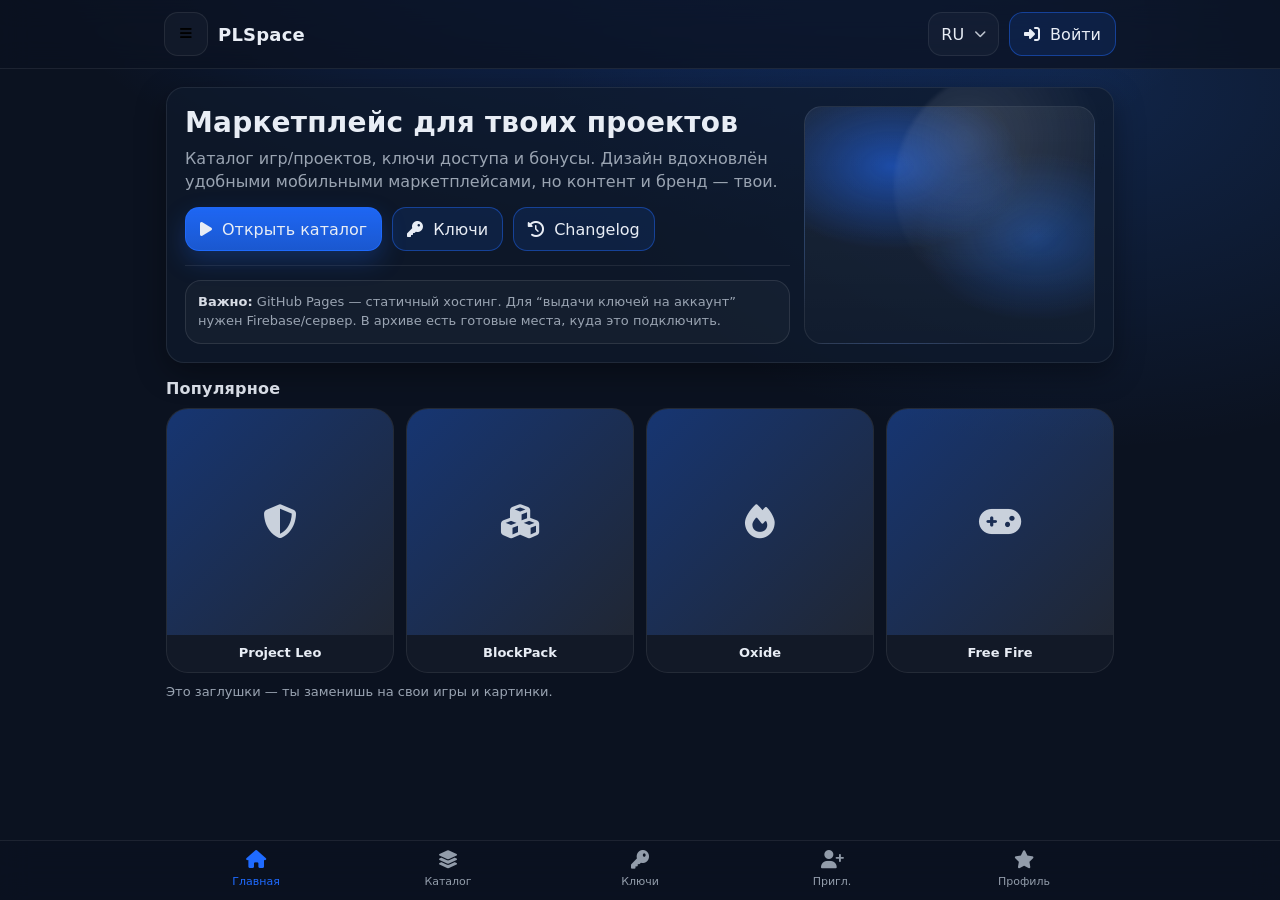
<file: index.html>
<!doctype html>
<html lang="ru">
<head>
  <meta charset="utf-8" />
  <meta name="viewport" content="width=device-width,initial-scale=1" />
  <title>PLSpace — Главная</title>
  <link rel="preconnect" href="https://fonts.googleapis.com">
  <link rel="preconnect" href="https://fonts.gstatic.com" crossorigin>
  <link rel="stylesheet" href="style.css" />
  <link rel="stylesheet" href="https://cdnjs.cloudflare.com/ajax/libs/font-awesome/6.5.0/css/all.min.css" referrerpolicy="no-referrer" />
</head>
<body data-page="home">
  <header class="topbar">
    <div class="topbar-inner">
      <div class="brand">
        <button class="burger" id="burger" aria-label="Menu"><i class="fa-solid fa-bars"></i></button>
        <div class="title">PLSpace</div>
      </div>
      <div class="top-actions">
        <div class="pill lang" title="Language">
          <span>RU</span>
          <i class="fa-solid fa-chevron-down" style="font-size:12px; opacity:.8"></i>
        </div>
        <a class="btn" href="profile.html"><i class="fa-solid fa-right-to-bracket"></i><span>Войти</span></a>
      </div>
    </div>
  </header>

  <main class="container">
    
<div class="card hero">
  <div class="hero-grid">
    <div>
      <h1 class="h-title">Маркетплейс для твоих проектов</h1>
      <p class="h-sub">Каталог игр/проектов, ключи доступа и бонусы. Дизайн вдохновлён удобными мобильными маркетплейсами, но контент и бренд — твои.</p>
      <div style="margin-top:14px; display:flex; gap:10px; flex-wrap:wrap;">
        <a class="btn btn-primary" href="catalog.html"><i class="fa-solid fa-play"></i><span>Открыть каталог</span></a>
        <a class="btn" href="keys.html"><i class="fa-solid fa-key"></i><span>Ключи</span></a>
        <a class="btn" href="changelog.html"><i class="fa-solid fa-clock-rotate-left"></i><span>Changelog</span></a>
      </div>
      <hr class="sep">
      <div class="notice">
        <strong>Важно:</strong> GitHub Pages — статичный хостинг. Для “выдачи ключей на аккаунт” нужен Firebase/сервер.
        В архиве есть готовые места, куда это подключить.
      </div>
    </div>
    <div class="hero-art" aria-hidden="true"></div>
  </div>
</div>

<div class="section">
  <h2>Популярное</h2>
  <div class="grid">
    <a class="tile" href="catalog.html">
      <div class="img"><i class="fa-solid fa-shield-halved"></i></div>
      <div class="label">Project Leo</div>
    </a>
    <a class="tile" href="catalog.html">
      <div class="img"><i class="fa-solid fa-cubes"></i></div>
      <div class="label">BlockPack</div>
    </a>
    <a class="tile" href="catalog.html">
      <div class="img"><i class="fa-solid fa-fire"></i></div>
      <div class="label">Oxide</div>
    </a>
    <a class="tile" href="catalog.html">
      <div class="img"><i class="fa-solid fa-gamepad"></i></div>
      <div class="label">Free Fire</div>
    </a>
  </div>
  <p class="subtle" style="margin-top:10px">Это заглушки — ты заменишь на свои игры и картинки.</p>
</div>

    <div class="footer-pad"></div>
  </main>

  <nav class="bottomnav">
    <div class="bottomnav-inner">
      <a class="nav-item" data-page="home" href="index.html"><i class="fa-solid fa-house"></i><span>Главная</span></a>
      <a class="nav-item" data-page="catalog" href="catalog.html"><i class="fa-solid fa-layer-group"></i><span>Каталог</span></a>
      <a class="nav-item" data-page="keys" href="keys.html"><i class="fa-solid fa-key"></i><span>Ключи</span></a>
      <a class="nav-item" data-page="invite" href="invite.html"><i class="fa-solid fa-user-plus"></i><span>Пригл.</span></a>
      <a class="nav-item" data-page="profile" href="profile.html"><i class="fa-solid fa-star"></i><span>Профиль</span></a>
    </div>
  </nav>

  <script src="app.js"></script>
</body>
</html>
</file>
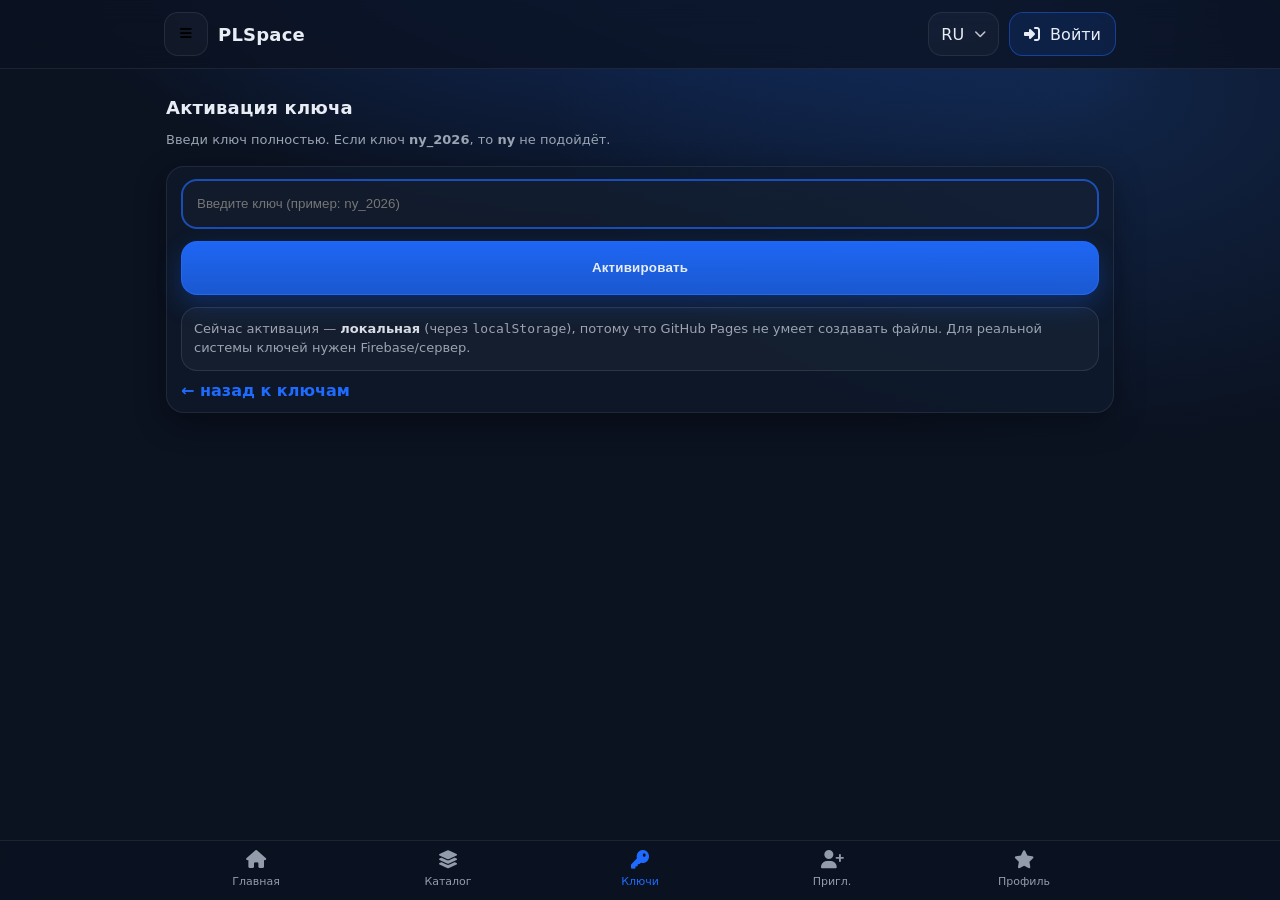
<file: activate.html>
<!doctype html>
<html lang="ru">
<head>
  <meta charset="utf-8" />
  <meta name="viewport" content="width=device-width,initial-scale=1" />
  <title>PLSpace — Активация</title>
  <link rel="preconnect" href="https://fonts.googleapis.com">
  <link rel="preconnect" href="https://fonts.gstatic.com" crossorigin>
  <link rel="stylesheet" href="style.css" />
  <link rel="stylesheet" href="https://cdnjs.cloudflare.com/ajax/libs/font-awesome/6.5.0/css/all.min.css" referrerpolicy="no-referrer" />
</head>
<body data-page="keys">
  <header class="topbar">
    <div class="topbar-inner">
      <div class="brand">
        <button class="burger" id="burger" aria-label="Menu"><i class="fa-solid fa-bars"></i></button>
        <div class="title">PLSpace</div>
      </div>
      <div class="top-actions">
        <div class="pill lang" title="Language">
          <span>RU</span>
          <i class="fa-solid fa-chevron-down" style="font-size:12px; opacity:.8"></i>
        </div>
        <a class="btn" href="profile.html"><i class="fa-solid fa-right-to-bracket"></i><span>Войти</span></a>
      </div>
    </div>
  </header>

  <main class="container">
    
<p class="page-title">Активация ключа</p>
<p class="subtle">Введи ключ полностью. Если ключ <strong>ny_2026</strong>, то <strong>ny</strong> не подойдёт.</p>

<div class="section">
  <div class="card list">
    <input class="input" id="keyInput" placeholder="Введите ключ (пример: ny_2026)" autocomplete="off" />
    <div style="height:12px"></div>
    <button class="btn btn-primary bigbtn" id="activateBtn" style="width:100%">Активировать</button>
    <div style="height:12px"></div>
    <div class="notice">
      Сейчас активация — <strong>локальная</strong> (через <code>localStorage</code>), потому что GitHub Pages не умеет создавать файлы.
      Для реальной системы ключей нужен Firebase/сервер.
    </div>
    <div style="height:10px"></div>
    <a class="small-link" href="keys.html">← назад к ключам</a>
  </div>
</div>

    <div class="footer-pad"></div>
  </main>

  <nav class="bottomnav">
    <div class="bottomnav-inner">
      <a class="nav-item" data-page="home" href="index.html"><i class="fa-solid fa-house"></i><span>Главная</span></a>
      <a class="nav-item" data-page="catalog" href="catalog.html"><i class="fa-solid fa-layer-group"></i><span>Каталог</span></a>
      <a class="nav-item" data-page="keys" href="keys.html"><i class="fa-solid fa-key"></i><span>Ключи</span></a>
      <a class="nav-item" data-page="invite" href="invite.html"><i class="fa-solid fa-user-plus"></i><span>Пригл.</span></a>
      <a class="nav-item" data-page="profile" href="profile.html"><i class="fa-solid fa-star"></i><span>Профиль</span></a>
    </div>
  </nav>

  <script src="app.js"></script>
</body>
</html>
</file>
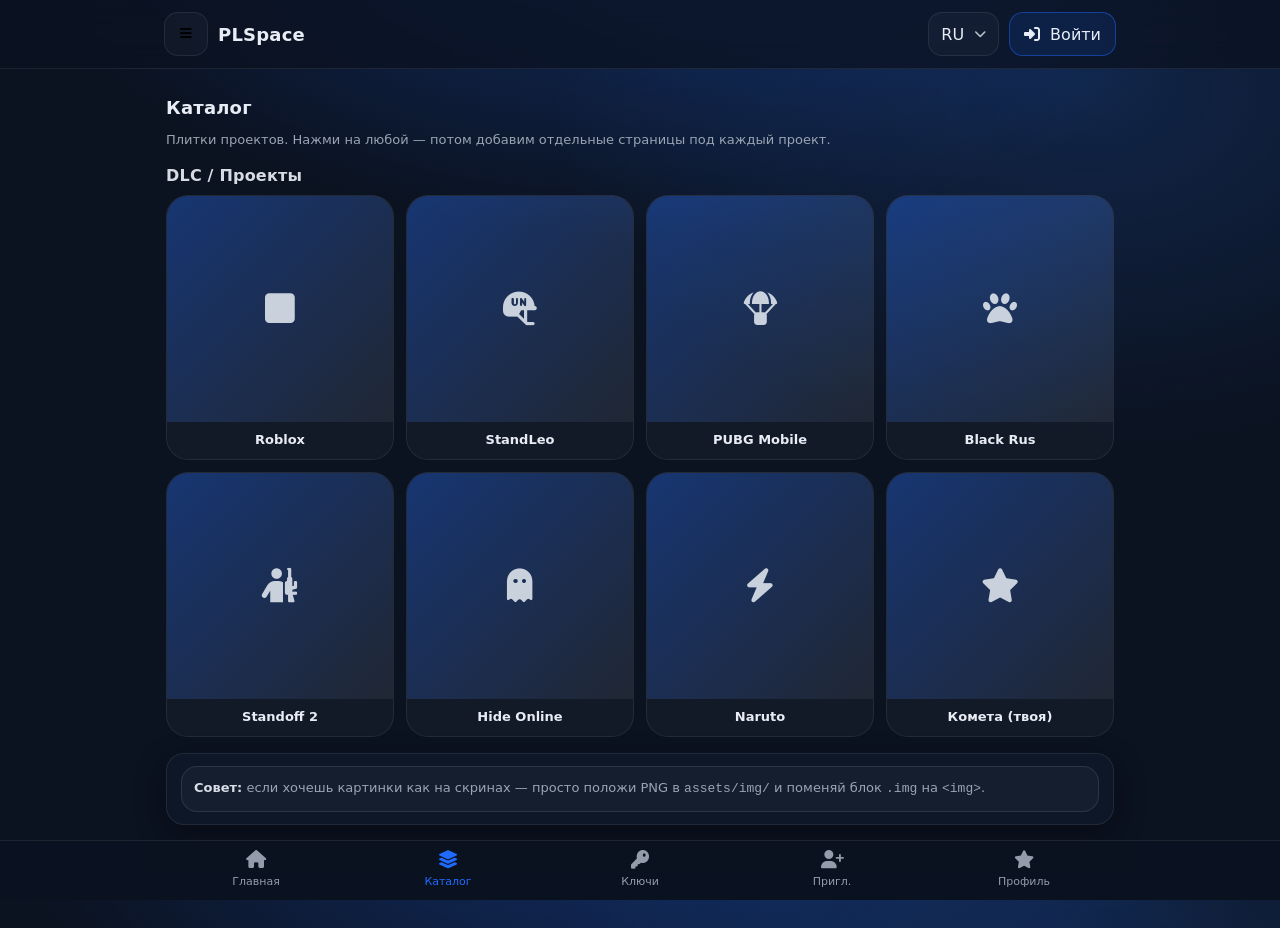
<file: catalog.html>
<!doctype html>
<html lang="ru">
<head>
  <meta charset="utf-8" />
  <meta name="viewport" content="width=device-width,initial-scale=1" />
  <title>PLSpace — Каталог</title>
  <link rel="preconnect" href="https://fonts.googleapis.com">
  <link rel="preconnect" href="https://fonts.gstatic.com" crossorigin>
  <link rel="stylesheet" href="style.css" />
  <link rel="stylesheet" href="https://cdnjs.cloudflare.com/ajax/libs/font-awesome/6.5.0/css/all.min.css" referrerpolicy="no-referrer" />
</head>
<body data-page="catalog">
  <header class="topbar">
    <div class="topbar-inner">
      <div class="brand">
        <button class="burger" id="burger" aria-label="Menu"><i class="fa-solid fa-bars"></i></button>
        <div class="title">PLSpace</div>
      </div>
      <div class="top-actions">
        <div class="pill lang" title="Language">
          <span>RU</span>
          <i class="fa-solid fa-chevron-down" style="font-size:12px; opacity:.8"></i>
        </div>
        <a class="btn" href="profile.html"><i class="fa-solid fa-right-to-bracket"></i><span>Войти</span></a>
      </div>
    </div>
  </header>

  <main class="container">
    
<p class="page-title">Каталог</p>
<p class="subtle">Плитки проектов. Нажми на любой — потом добавим отдельные страницы под каждый проект.</p>

<div class="section">
  <h2>DLC / Проекты</h2>
  <div class="grid">
    <div class="tile">
      <div class="img"><i class="fa-solid fa-square"></i></div>
      <div class="label">Roblox</div>
    </div>
    <div class="tile">
      <div class="img"><i class="fa-solid fa-helmet-un"></i></div>
      <div class="label">StandLeo</div>
    </div>
    <div class="tile">
      <div class="img"><i class="fa-solid fa-parachute-box"></i></div>
      <div class="label">PUBG Mobile</div>
    </div>
    <div class="tile">
      <div class="img"><i class="fa-solid fa-paw"></i></div>
      <div class="label">Black Rus</div>
    </div>

    <div class="tile">
      <div class="img"><i class="fa-solid fa-person-rifle"></i></div>
      <div class="label">Standoff 2</div>
    </div>
    <div class="tile">
      <div class="img"><i class="fa-solid fa-ghost"></i></div>
      <div class="label">Hide Online</div>
    </div>
    <div class="tile">
      <div class="img"><i class="fa-solid fa-bolt"></i></div>
      <div class="label">Naruto</div>
    </div>
    <div class="tile">
      <div class="img"><i class="fa-solid fa-star"></i></div>
      <div class="label">Комета (твоя)</div>
    </div>
  </div>
</div>

<div class="section">
  <div class="card list">
    <div class="notice">
      <strong>Совет:</strong> если хочешь картинки как на скринах — просто положи PNG в <code>assets/img/</code> и поменяй блок <code>.img</code> на <code>&lt;img&gt;</code>.
    </div>
  </div>
</div>

    <div class="footer-pad"></div>
  </main>

  <nav class="bottomnav">
    <div class="bottomnav-inner">
      <a class="nav-item" data-page="home" href="index.html"><i class="fa-solid fa-house"></i><span>Главная</span></a>
      <a class="nav-item" data-page="catalog" href="catalog.html"><i class="fa-solid fa-layer-group"></i><span>Каталог</span></a>
      <a class="nav-item" data-page="keys" href="keys.html"><i class="fa-solid fa-key"></i><span>Ключи</span></a>
      <a class="nav-item" data-page="invite" href="invite.html"><i class="fa-solid fa-user-plus"></i><span>Пригл.</span></a>
      <a class="nav-item" data-page="profile" href="profile.html"><i class="fa-solid fa-star"></i><span>Профиль</span></a>
    </div>
  </nav>

  <script src="app.js"></script>
</body>
</html>
</file>
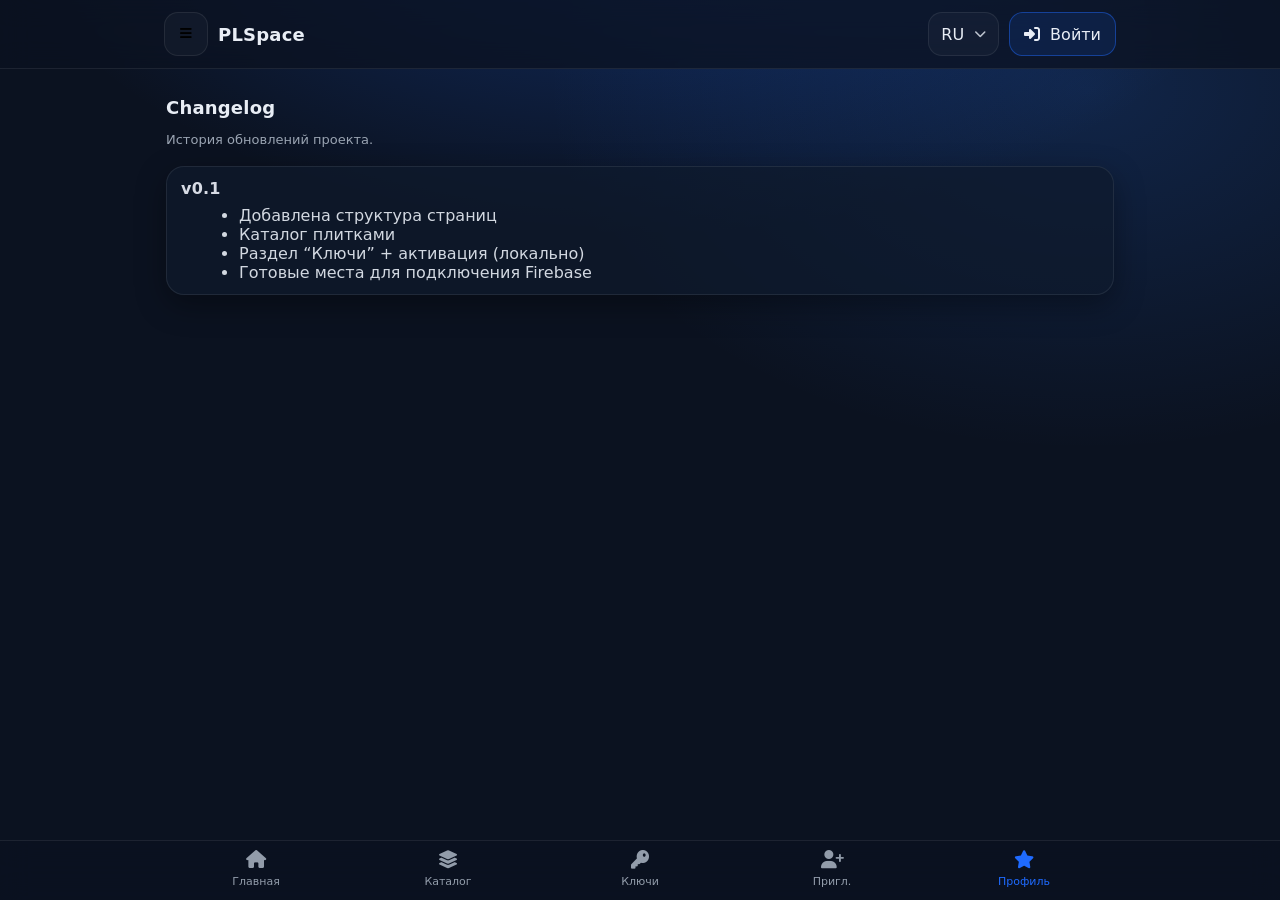
<file: changelog.html>
<!doctype html>
<html lang="ru">
<head>
  <meta charset="utf-8" />
  <meta name="viewport" content="width=device-width,initial-scale=1" />
  <title>PLSpace — Changelog</title>
  <link rel="preconnect" href="https://fonts.googleapis.com">
  <link rel="preconnect" href="https://fonts.gstatic.com" crossorigin>
  <link rel="stylesheet" href="style.css" />
  <link rel="stylesheet" href="https://cdnjs.cloudflare.com/ajax/libs/font-awesome/6.5.0/css/all.min.css" referrerpolicy="no-referrer" />
</head>
<body data-page="profile">
  <header class="topbar">
    <div class="topbar-inner">
      <div class="brand">
        <button class="burger" id="burger" aria-label="Menu"><i class="fa-solid fa-bars"></i></button>
        <div class="title">PLSpace</div>
      </div>
      <div class="top-actions">
        <div class="pill lang" title="Language">
          <span>RU</span>
          <i class="fa-solid fa-chevron-down" style="font-size:12px; opacity:.8"></i>
        </div>
        <a class="btn" href="profile.html"><i class="fa-solid fa-right-to-bracket"></i><span>Войти</span></a>
      </div>
    </div>
  </header>

  <main class="container">
    
<p class="page-title">Changelog</p>
<p class="subtle">История обновлений проекта.</p>

<div class="section">
  <div class="card list">
    <h2 style="margin:0 0 8px">v0.1</h2>
    <ul>
      <li>Добавлена структура страниц</li>
      <li>Каталог плитками</li>
      <li>Раздел “Ключи” + активация (локально)</li>
      <li>Готовые места для подключения Firebase</li>
    </ul>
  </div>
</div>

    <div class="footer-pad"></div>
  </main>

  <nav class="bottomnav">
    <div class="bottomnav-inner">
      <a class="nav-item" data-page="home" href="index.html"><i class="fa-solid fa-house"></i><span>Главная</span></a>
      <a class="nav-item" data-page="catalog" href="catalog.html"><i class="fa-solid fa-layer-group"></i><span>Каталог</span></a>
      <a class="nav-item" data-page="keys" href="keys.html"><i class="fa-solid fa-key"></i><span>Ключи</span></a>
      <a class="nav-item" data-page="invite" href="invite.html"><i class="fa-solid fa-user-plus"></i><span>Пригл.</span></a>
      <a class="nav-item" data-page="profile" href="profile.html"><i class="fa-solid fa-star"></i><span>Профиль</span></a>
    </div>
  </nav>

  <script src="app.js"></script>
</body>
</html>
</file>
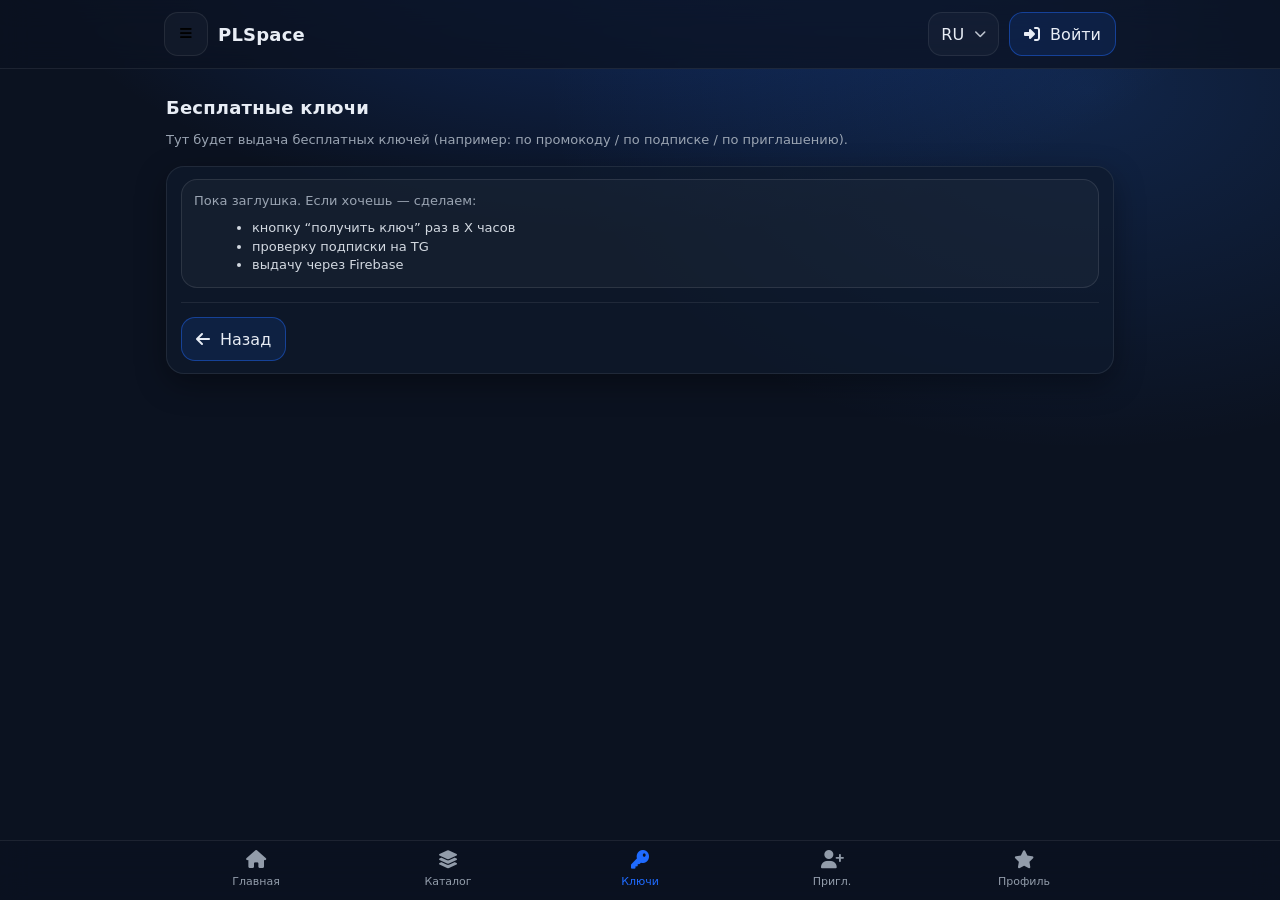
<file: free-keys.html>
<!doctype html>
<html lang="ru">
<head>
  <meta charset="utf-8" />
  <meta name="viewport" content="width=device-width,initial-scale=1" />
  <title>PLSpace — Бесплатные ключи</title>
  <link rel="preconnect" href="https://fonts.googleapis.com">
  <link rel="preconnect" href="https://fonts.gstatic.com" crossorigin>
  <link rel="stylesheet" href="style.css" />
  <link rel="stylesheet" href="https://cdnjs.cloudflare.com/ajax/libs/font-awesome/6.5.0/css/all.min.css" referrerpolicy="no-referrer" />
</head>
<body data-page="keys">
  <header class="topbar">
    <div class="topbar-inner">
      <div class="brand">
        <button class="burger" id="burger" aria-label="Menu"><i class="fa-solid fa-bars"></i></button>
        <div class="title">PLSpace</div>
      </div>
      <div class="top-actions">
        <div class="pill lang" title="Language">
          <span>RU</span>
          <i class="fa-solid fa-chevron-down" style="font-size:12px; opacity:.8"></i>
        </div>
        <a class="btn" href="profile.html"><i class="fa-solid fa-right-to-bracket"></i><span>Войти</span></a>
      </div>
    </div>
  </header>

  <main class="container">
    
<p class="page-title">Бесплатные ключи</p>
<p class="subtle">Тут будет выдача бесплатных ключей (например: по промокоду / по подписке / по приглашению).</p>

<div class="section">
  <div class="card list">
    <div class="notice">
      Пока заглушка. Если хочешь — сделаем:
      <ul>
        <li>кнопку “получить ключ” раз в X часов</li>
        <li>проверку подписки на TG</li>
        <li>выдачу через Firebase</li>
      </ul>
    </div>
    <hr class="sep">
    <a class="btn" href="keys.html"><i class="fa-solid fa-arrow-left"></i><span>Назад</span></a>
  </div>
</div>

    <div class="footer-pad"></div>
  </main>

  <nav class="bottomnav">
    <div class="bottomnav-inner">
      <a class="nav-item" data-page="home" href="index.html"><i class="fa-solid fa-house"></i><span>Главная</span></a>
      <a class="nav-item" data-page="catalog" href="catalog.html"><i class="fa-solid fa-layer-group"></i><span>Каталог</span></a>
      <a class="nav-item" data-page="keys" href="keys.html"><i class="fa-solid fa-key"></i><span>Ключи</span></a>
      <a class="nav-item" data-page="invite" href="invite.html"><i class="fa-solid fa-user-plus"></i><span>Пригл.</span></a>
      <a class="nav-item" data-page="profile" href="profile.html"><i class="fa-solid fa-star"></i><span>Профиль</span></a>
    </div>
  </nav>

  <script src="app.js"></script>
</body>
</html>
</file>
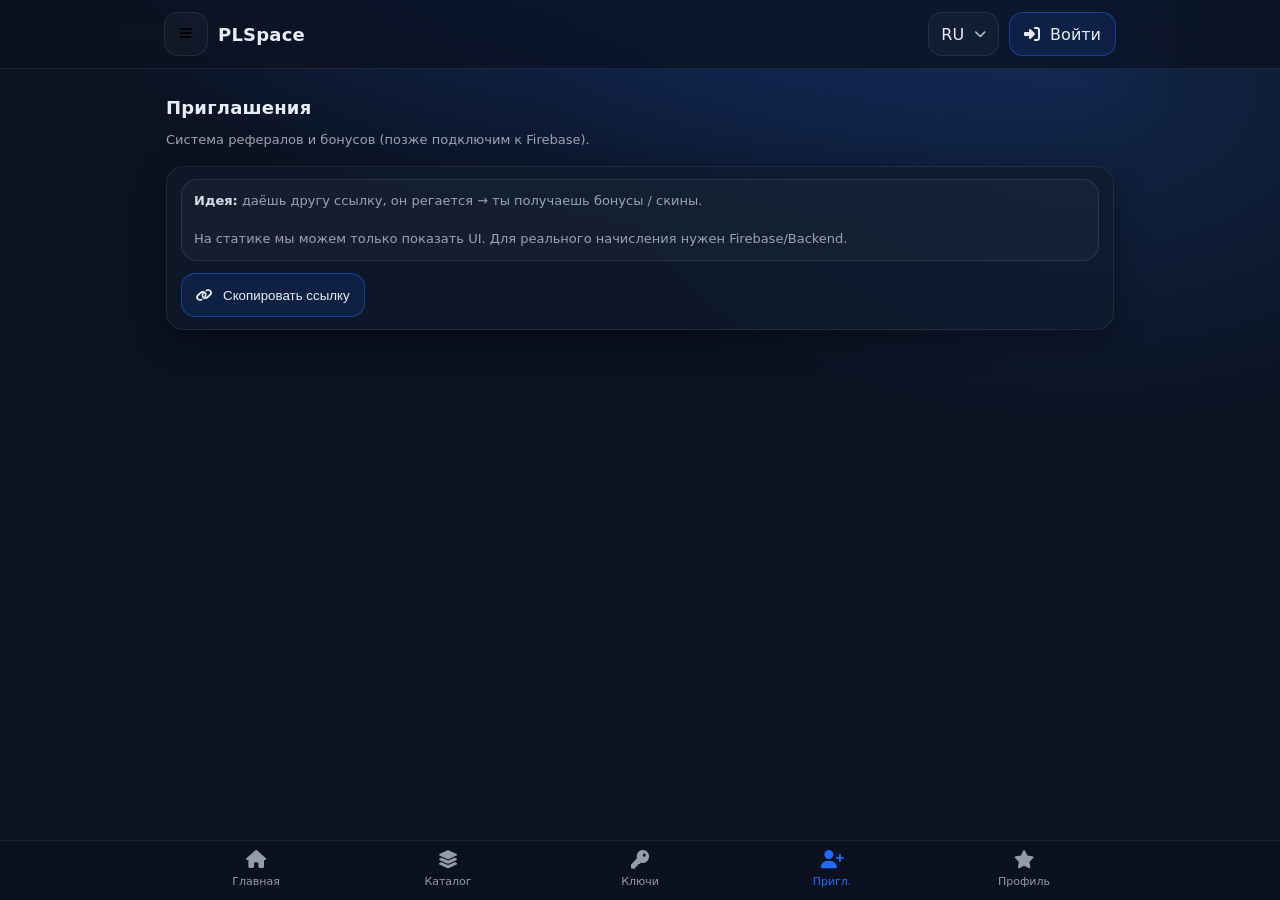
<file: invite.html>
<!doctype html>
<html lang="ru">
<head>
  <meta charset="utf-8" />
  <meta name="viewport" content="width=device-width,initial-scale=1" />
  <title>PLSpace — Приглашения</title>
  <link rel="preconnect" href="https://fonts.googleapis.com">
  <link rel="preconnect" href="https://fonts.gstatic.com" crossorigin>
  <link rel="stylesheet" href="style.css" />
  <link rel="stylesheet" href="https://cdnjs.cloudflare.com/ajax/libs/font-awesome/6.5.0/css/all.min.css" referrerpolicy="no-referrer" />
</head>
<body data-page="invite">
  <header class="topbar">
    <div class="topbar-inner">
      <div class="brand">
        <button class="burger" id="burger" aria-label="Menu"><i class="fa-solid fa-bars"></i></button>
        <div class="title">PLSpace</div>
      </div>
      <div class="top-actions">
        <div class="pill lang" title="Language">
          <span>RU</span>
          <i class="fa-solid fa-chevron-down" style="font-size:12px; opacity:.8"></i>
        </div>
        <a class="btn" href="profile.html"><i class="fa-solid fa-right-to-bracket"></i><span>Войти</span></a>
      </div>
    </div>
  </header>

  <main class="container">
    
<p class="page-title">Приглашения</p>
<p class="subtle">Система рефералов и бонусов (позже подключим к Firebase).</p>

<div class="section">
  <div class="card list">
    <div class="notice">
      <strong>Идея:</strong> даёшь другу ссылку, он регается → ты получаешь бонусы / скины.
      <br><br>
      На статике мы можем только показать UI. Для реального начисления нужен Firebase/Backend.
    </div>
    <div style="height:12px"></div>
    <button class="btn" onclick="navigator.clipboard?.writeText(location.origin + '/?ref=YOUR_ID'); toast('Ссылка скопирована (пример).');">
      <i class="fa-solid fa-link"></i><span>Скопировать ссылку</span>
    </button>
  </div>
</div>

    <div class="footer-pad"></div>
  </main>

  <nav class="bottomnav">
    <div class="bottomnav-inner">
      <a class="nav-item" data-page="home" href="index.html"><i class="fa-solid fa-house"></i><span>Главная</span></a>
      <a class="nav-item" data-page="catalog" href="catalog.html"><i class="fa-solid fa-layer-group"></i><span>Каталог</span></a>
      <a class="nav-item" data-page="keys" href="keys.html"><i class="fa-solid fa-key"></i><span>Ключи</span></a>
      <a class="nav-item" data-page="invite" href="invite.html"><i class="fa-solid fa-user-plus"></i><span>Пригл.</span></a>
      <a class="nav-item" data-page="profile" href="profile.html"><i class="fa-solid fa-star"></i><span>Профиль</span></a>
    </div>
  </nav>

  <script src="app.js"></script>
</body>
</html>
</file>
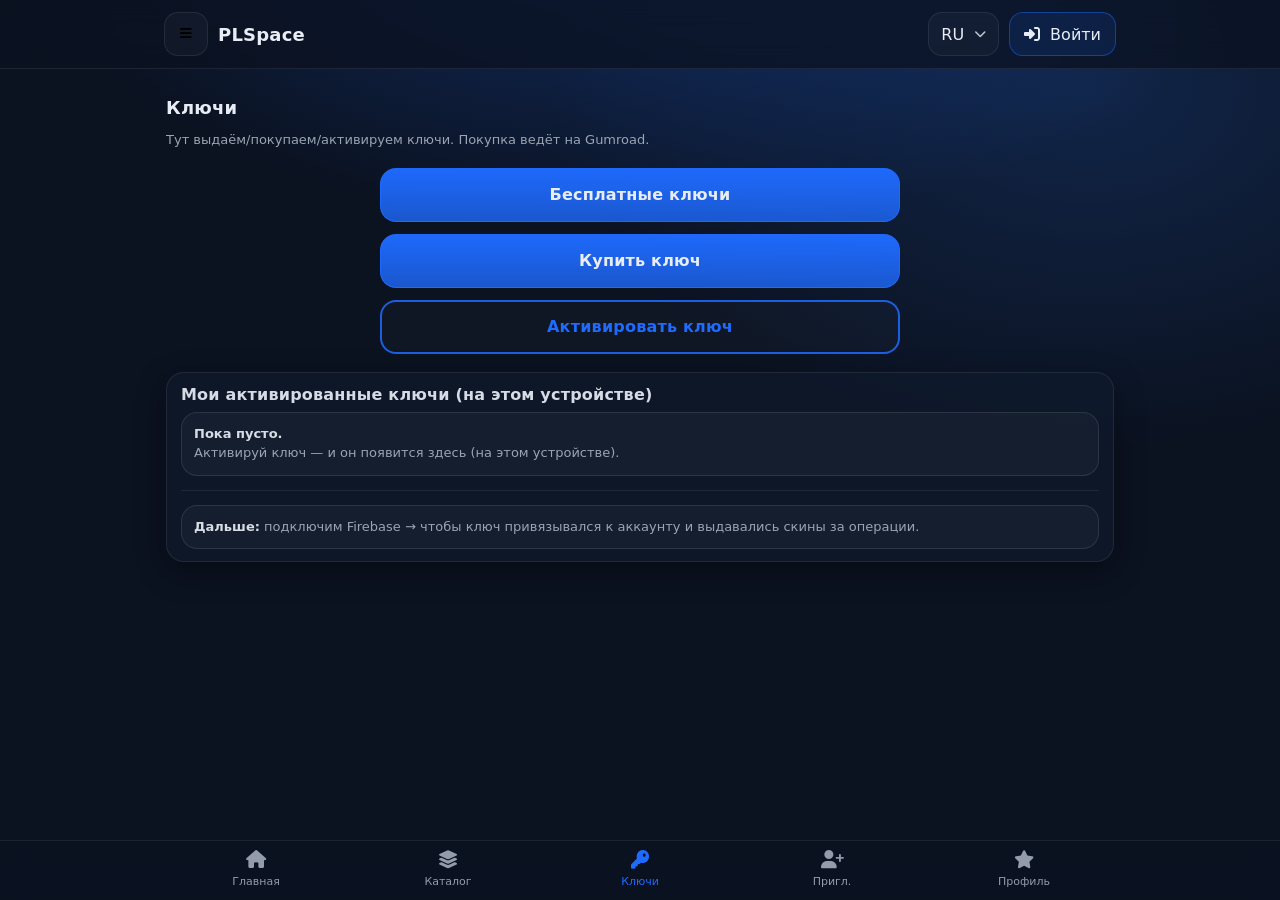
<file: keys.html>
<!doctype html>
<html lang="ru">
<head>
  <meta charset="utf-8" />
  <meta name="viewport" content="width=device-width,initial-scale=1" />
  <title>PLSpace — Ключи</title>
  <link rel="preconnect" href="https://fonts.googleapis.com">
  <link rel="preconnect" href="https://fonts.gstatic.com" crossorigin>
  <link rel="stylesheet" href="style.css" />
  <link rel="stylesheet" href="https://cdnjs.cloudflare.com/ajax/libs/font-awesome/6.5.0/css/all.min.css" referrerpolicy="no-referrer" />
</head>
<body data-page="keys">
  <header class="topbar">
    <div class="topbar-inner">
      <div class="brand">
        <button class="burger" id="burger" aria-label="Menu"><i class="fa-solid fa-bars"></i></button>
        <div class="title">PLSpace</div>
      </div>
      <div class="top-actions">
        <div class="pill lang" title="Language">
          <span>RU</span>
          <i class="fa-solid fa-chevron-down" style="font-size:12px; opacity:.8"></i>
        </div>
        <a class="btn" href="profile.html"><i class="fa-solid fa-right-to-bracket"></i><span>Войти</span></a>
      </div>
    </div>
  </header>

  <main class="container">
    
<p class="page-title">Ключи</p>
<p class="subtle">Тут выдаём/покупаем/активируем ключи. Покупка ведёт на Gumroad.</p>

<div class="buttons-center">
  <a class="btn bigbtn fill" href="free-keys.html">Бесплатные ключи</a>
  <a class="btn bigbtn fill" href="https://daniilivanishchev.gumroad.com/l/keyprojectleoprivate" target="_blank" rel="noopener">Купить ключ</a>
  <a class="btn bigbtn outline" href="activate.html">Активировать ключ</a>
</div>

<div class="section" style="margin-top:18px">
  <div class="card list">
    <h2 style="margin:0 0 8px">Мои активированные ключи (на этом устройстве)</h2>
    <div id="myKeys"></div>
    <hr class="sep">
    <div class="notice">
      <strong>Дальше:</strong> подключим Firebase → чтобы ключ привязывался к аккаунту и выдавались скины за операции.
    </div>
  </div>
</div>

    <div class="footer-pad"></div>
  </main>

  <nav class="bottomnav">
    <div class="bottomnav-inner">
      <a class="nav-item" data-page="home" href="index.html"><i class="fa-solid fa-house"></i><span>Главная</span></a>
      <a class="nav-item" data-page="catalog" href="catalog.html"><i class="fa-solid fa-layer-group"></i><span>Каталог</span></a>
      <a class="nav-item" data-page="keys" href="keys.html"><i class="fa-solid fa-key"></i><span>Ключи</span></a>
      <a class="nav-item" data-page="invite" href="invite.html"><i class="fa-solid fa-user-plus"></i><span>Пригл.</span></a>
      <a class="nav-item" data-page="profile" href="profile.html"><i class="fa-solid fa-star"></i><span>Профиль</span></a>
    </div>
  </nav>

  <script src="app.js"></script>
</body>
</html>
</file>
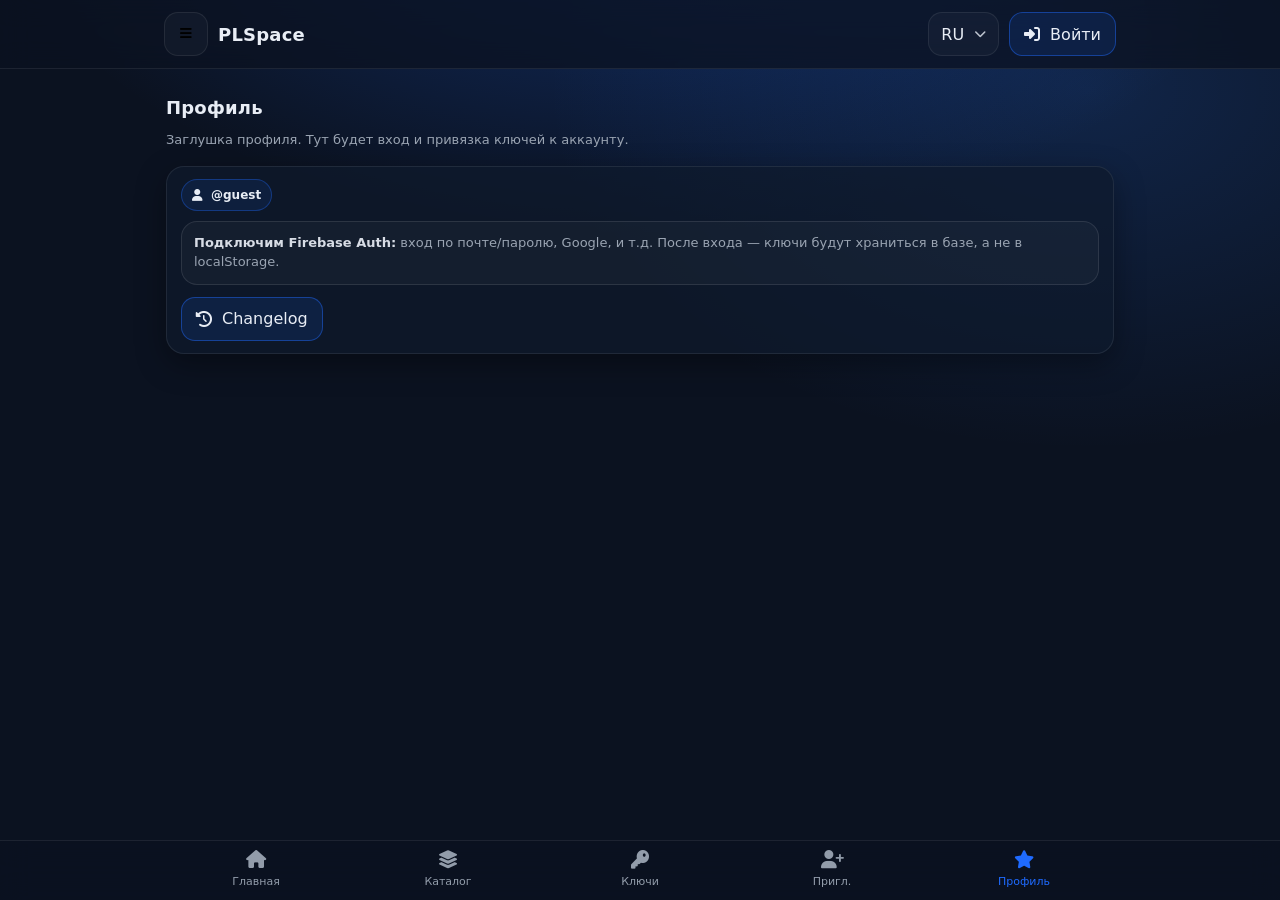
<file: profile.html>
<!doctype html>
<html lang="ru">
<head>
  <meta charset="utf-8" />
  <meta name="viewport" content="width=device-width,initial-scale=1" />
  <title>PLSpace — Профиль</title>
  <link rel="preconnect" href="https://fonts.googleapis.com">
  <link rel="preconnect" href="https://fonts.gstatic.com" crossorigin>
  <link rel="stylesheet" href="style.css" />
  <link rel="stylesheet" href="https://cdnjs.cloudflare.com/ajax/libs/font-awesome/6.5.0/css/all.min.css" referrerpolicy="no-referrer" />
</head>
<body data-page="profile">
  <header class="topbar">
    <div class="topbar-inner">
      <div class="brand">
        <button class="burger" id="burger" aria-label="Menu"><i class="fa-solid fa-bars"></i></button>
        <div class="title">PLSpace</div>
      </div>
      <div class="top-actions">
        <div class="pill lang" title="Language">
          <span>RU</span>
          <i class="fa-solid fa-chevron-down" style="font-size:12px; opacity:.8"></i>
        </div>
        <a class="btn" href="profile.html"><i class="fa-solid fa-right-to-bracket"></i><span>Войти</span></a>
      </div>
    </div>
  </header>

  <main class="container">
    
<p class="page-title">Профиль</p>
<p class="subtle">Заглушка профиля. Тут будет вход и привязка ключей к аккаунту.</p>

<div class="section">
  <div class="card list">
    <div class="badge"><i class="fa-solid fa-user"></i><span>@guest</span></div>
    <div style="height:10px"></div>
    <div class="notice">
      <strong>Подключим Firebase Auth:</strong> вход по почте/паролю, Google, и т.д.
      После входа — ключи будут храниться в базе, а не в localStorage.
    </div>
    <div style="height:12px"></div>
    <a class="btn" href="changelog.html"><i class="fa-solid fa-clock-rotate-left"></i><span>Changelog</span></a>
  </div>
</div>

    <div class="footer-pad"></div>
  </main>

  <nav class="bottomnav">
    <div class="bottomnav-inner">
      <a class="nav-item" data-page="home" href="index.html"><i class="fa-solid fa-house"></i><span>Главная</span></a>
      <a class="nav-item" data-page="catalog" href="catalog.html"><i class="fa-solid fa-layer-group"></i><span>Каталог</span></a>
      <a class="nav-item" data-page="keys" href="keys.html"><i class="fa-solid fa-key"></i><span>Ключи</span></a>
      <a class="nav-item" data-page="invite" href="invite.html"><i class="fa-solid fa-user-plus"></i><span>Пригл.</span></a>
      <a class="nav-item" data-page="profile" href="profile.html"><i class="fa-solid fa-star"></i><span>Профиль</span></a>
    </div>
  </nav>

  <script src="app.js"></script>
</body>
</html>
</file>
<file: style.css>
:root{
  --bg:#0b1220;
  --panel:#0f1a2d;
  --card:#0e1730;
  --muted:#9aa4b2;
  --text:#e8edf5;
  --blue:#1f6bff;
  --blue2:#2b7bff;
  --line:rgba(255,255,255,.08);
  --shadow: 0 10px 30px rgba(0,0,0,.35);
  --radius:18px;
  --radius2:22px;
  --font: system-ui, -apple-system, Segoe UI, Roboto, Arial, "Noto Sans", "Helvetica Neue", sans-serif;
}
*{box-sizing:border-box}
html,body{height:100%}
body{
  margin:0;
  font-family:var(--font);
  background: radial-gradient(1200px 700px at 50% -150px, rgba(31,107,255,.35), transparent 55%),
              radial-gradient(900px 600px at 85% 10%, rgba(43,123,255,.18), transparent 60%),
              var(--bg);
  color:var(--text);
}
a{color:inherit; text-decoration:none}
.container{max-width:980px; margin:0 auto; padding:18px 16px 90px;}
.topbar{
  position:sticky; top:0; z-index:50;
  background: rgba(11,18,32,.75);
  backdrop-filter: blur(14px);
  border-bottom:1px solid var(--line);
}
.topbar-inner{
  max-width:980px; margin:0 auto;
  display:flex; align-items:center; justify-content:space-between;
  padding:12px 14px;
}
.brand{
  display:flex; align-items:center; gap:10px;
  font-weight:700; letter-spacing:.2px;
}
.brand .burger{
  width:44px; height:44px;
  display:grid; place-items:center;
  border:1px solid var(--line);
  background: rgba(255,255,255,.03);
  border-radius:14px;
  cursor:pointer;
}
.brand .title{
  font-size:18px;
}
.top-actions{
  display:flex; align-items:center; gap:10px;
}
.pill{
  height:44px; padding:0 12px;
  display:flex; align-items:center; gap:10px;
  border:1px solid var(--line);
  background: rgba(255,255,255,.03);
  border-radius:14px;
  color:var(--text);
}
.lang{
  cursor:pointer;
  user-select:none;
}
.btn{
  height:44px; padding:0 14px;
  border-radius:14px;
  border:1px solid rgba(31,107,255,.45);
  background: rgba(31,107,255,.12);
  color: var(--text);
  cursor:pointer;
  display:inline-flex; align-items:center; justify-content:center;
  gap:10px;
  transition: transform .06s ease, background .15s ease, border-color .15s ease;
}
.btn:hover{ background: rgba(31,107,255,.18); border-color: rgba(31,107,255,.65);}
.btn:active{ transform: scale(.98); }
.btn-primary{
  background: linear-gradient(180deg, rgba(31,107,255,.95), rgba(31,107,255,.78));
  border-color: rgba(31,107,255,.85);
  box-shadow: 0 10px 24px rgba(31,107,255,.25);
}
.btn-primary:hover{ background: linear-gradient(180deg, rgba(31,107,255,1), rgba(31,107,255,.84)); }
.card{
  background: rgba(15,26,45,.7);
  border:1px solid var(--line);
  border-radius: var(--radius);
  box-shadow: var(--shadow);
}
.hero{
  padding:18px;
  overflow:hidden;
}
.hero-grid{
  display:grid;
  grid-template-columns: 1.35fr .65fr;
  gap:14px;
}
@media (max-width:720px){
  .hero-grid{ grid-template-columns:1fr; }
}
.h-title{font-size:28px; margin:0 0 8px; letter-spacing:.2px}
.h-sub{margin:0; color:var(--muted); line-height:1.45}
.hero-art{
  min-height:180px;
  border-radius: var(--radius);
  border:1px solid var(--line);
  background:
    radial-gradient(220px 140px at 30% 25%, rgba(31,107,255,.55), transparent 60%),
    radial-gradient(200px 140px at 80% 55%, rgba(43,123,255,.35), transparent 60%),
    linear-gradient(180deg, rgba(255,255,255,.06), rgba(255,255,255,.02));
  position:relative;
}
.hero-art:after{
  content:"";
  position:absolute; inset:-40px -40px auto auto;
  width:240px; height:240px;
  border-radius:50%;
  background: radial-gradient(circle at 30% 30%, rgba(255,255,255,.22), rgba(255,255,255,0) 60%);
  filter: blur(2px);
  opacity:.55;
}
.section{margin-top:16px}
.section h2{
  margin:0 0 10px;
  font-size:16px;
  color: rgba(232,237,245,.92);
  letter-spacing:.2px;
}
.grid{
  display:grid;
  grid-template-columns: repeat(4, 1fr);
  gap:12px;
}
@media (max-width:860px){ .grid{grid-template-columns: repeat(3,1fr);} }
@media (max-width:640px){ .grid{grid-template-columns: repeat(2,1fr);} }
.tile{
  border-radius: var(--radius2);
  overflow:hidden;
  border:1px solid var(--line);
  background: rgba(255,255,255,.03);
  transition: transform .08s ease, border-color .15s ease, background .15s ease;
}
.tile:hover{
  transform: translateY(-2px);
  border-color: rgba(31,107,255,.35);
  background: rgba(31,107,255,.06);
}
.tile .img{
  aspect-ratio: 1 / 1;
  background: linear-gradient(135deg, rgba(31,107,255,.35), rgba(255,255,255,.06));
  display:flex; align-items:center; justify-content:center;
  font-size:34px;
  color: rgba(232,237,245,.85);
}
.tile .label{
  padding:10px 10px 12px;
  text-align:center;
  font-weight:600;
  font-size:13px;
}
.subtle{color:var(--muted); font-size:13px; line-height:1.45}
.buttons-center{
  max-width:520px;
  margin: 18px auto 0;
  display:flex;
  flex-direction:column;
  gap:12px;
}
.bigbtn{
  height:54px;
  border-radius:16px;
  font-weight:700;
  letter-spacing:.2px;
}
.bigbtn.fill{
  background: linear-gradient(180deg, rgba(31,107,255,.98), rgba(31,107,255,.78));
  border:1px solid rgba(31,107,255,.9);
}
.bigbtn.outline{
  background: rgba(255,255,255,.02);
  border:2px solid rgba(31,107,255,.85);
  color: rgba(31,107,255,1);
}
.input{
  width:100%;
  height:50px;
  border-radius:16px;
  border:2px solid rgba(31,107,255,.65);
  background: rgba(255,255,255,.02);
  color: var(--text);
  padding:0 14px;
  outline:none;
}
.input:focus{ border-color: rgba(31,107,255,1); box-shadow: 0 0 0 4px rgba(31,107,255,.18); }
.notice{
  padding:12px 12px;
  border-radius:16px;
  border:1px solid rgba(255,255,255,.10);
  background: rgba(255,255,255,.03);
  color: var(--muted);
  font-size:13px;
  line-height:1.45;
}
.notice strong{ color: rgba(232,237,245,.92); }
hr.sep{
  border:0; height:1px;
  background: var(--line);
  margin:14px 0;
}
.footer-pad{height:14px}
.bottomnav{
  position:fixed; left:0; right:0; bottom:0; z-index:60;
  background: rgba(11,18,32,.75);
  backdrop-filter: blur(14px);
  border-top:1px solid var(--line);
}
.bottomnav-inner{
  max-width:980px; margin:0 auto;
  display:flex; justify-content:space-around; align-items:center;
  padding:10px 10px 12px;
}
.nav-item{
  width:20%;
  display:flex;
  flex-direction:column;
  align-items:center;
  justify-content:center;
  gap:6px;
  color: rgba(154,164,178,.95);
  font-size:11px;
}
.nav-item i{
  font-size:18px;
  color: rgba(154,164,178,.95);
}
.nav-item.active{ color: rgba(31,107,255,1); }
.nav-item.active i{ color: rgba(31,107,255,1); }
.page-title{
  margin:10px 0 0;
  font-size:18px;
  font-weight:800;
  letter-spacing:.2px;
}
.small-link{color: rgba(31,107,255,1); font-weight:700;}
.list{
  padding:12px 14px;
}
.list ul{margin:8px 0 0 18px; color: rgba(232,237,245,.9)}
.badge{
  display:inline-flex; align-items:center; gap:8px;
  padding:8px 10px;
  border-radius:999px;
  border:1px solid rgba(31,107,255,.35);
  background: rgba(31,107,255,.10);
  font-weight:700;
  font-size:12px;
}
</file>
